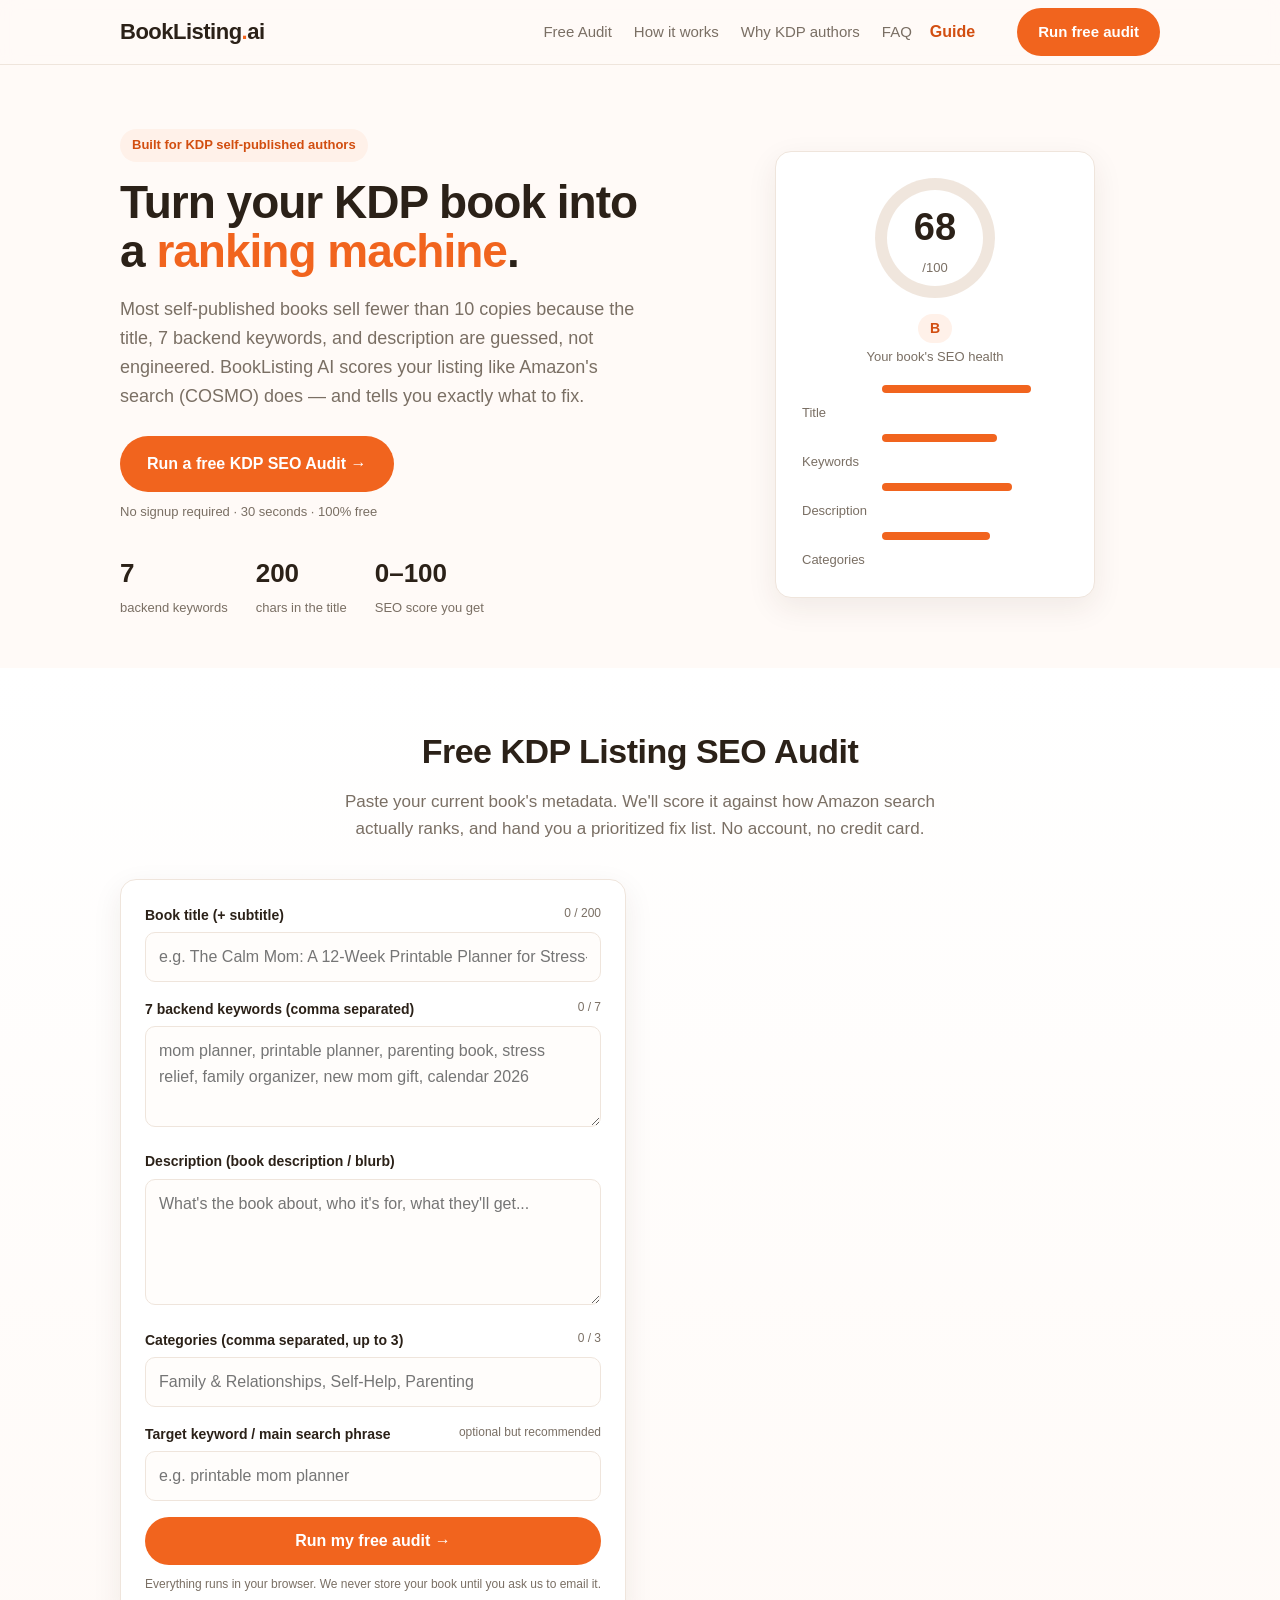
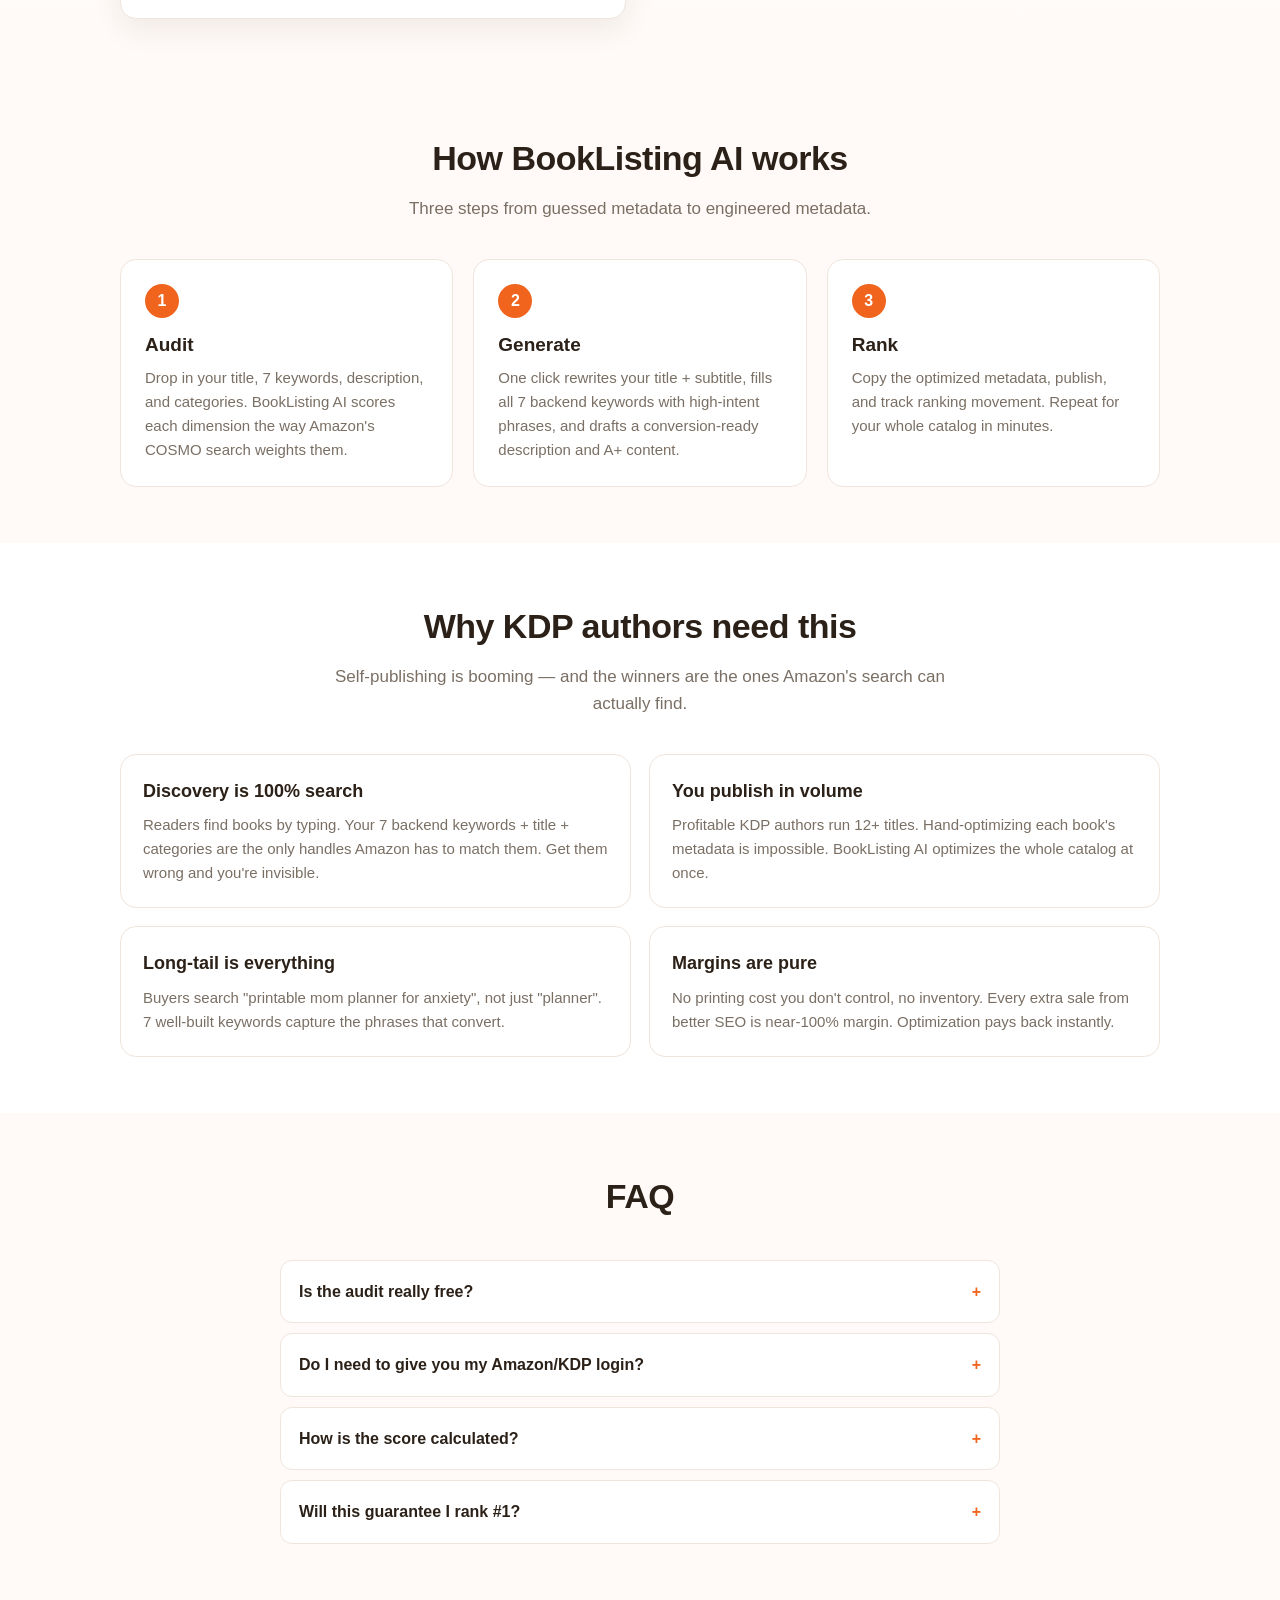
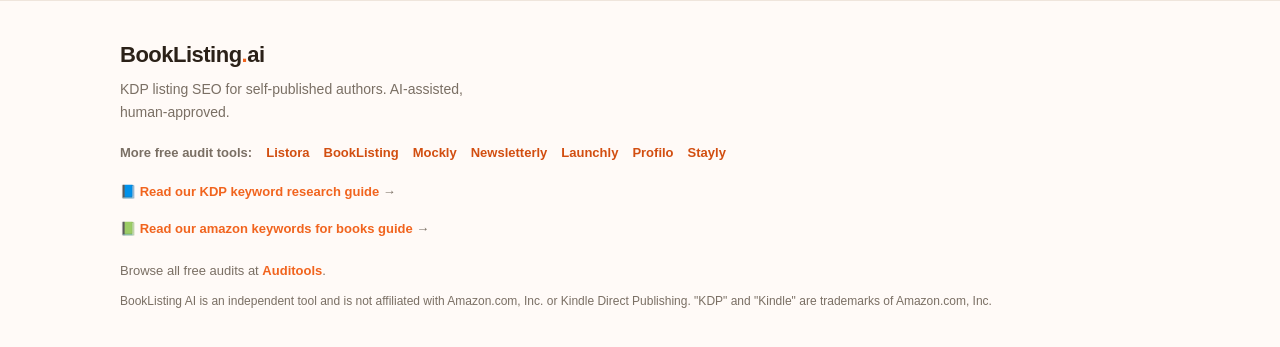
<file: index.html>
<!DOCTYPE html>
<html lang="en">
<head>
  <meta charset="UTF-8" />
  <meta name="viewport" content="width=device-width, initial-scale=1.0" />
  <title>BookListing AI — KDP Listing SEO, free audit + AI metadata (for self-published authors)</title>
  <meta name="description" content="BookListing AI helps KDP self-published authors rank higher. Run a free KDP Listing SEO Audit — get a 0–100 score and fix your title, 7 keywords, description, and categories in minutes." />
  <link rel="canonical" href="https://Viyozc.github.io/booklisting-ai/" />
  <meta property="og:type" content="website" />
  <meta property="og:title" content="BookListing AI — KDP Listing SEO, free audit + AI metadata (for self-published authors)" />
  <meta property="og:description" content="BookListing AI helps KDP self-published authors rank higher. Run a free KDP Listing SEO Audit — get a 0–100 score and fix your title, 7 keywords, description, and categories in minutes." />
  <meta property="og:url" content="https://Viyozc.github.io/booklisting-ai/" />
  <meta property="og:image" content="https://Viyozc.github.io/booklisting-ai/assets/og-image.png" />
  <meta property="og:image:width" content="1200" />
  <meta property="og:image:height" content="630" />
  <meta property="og:image:alt" content="BookListing AI — KDP Listing SEO, free audit + AI metadata" />
  <meta name="twitter:image" content="https://Viyozc.github.io/booklisting-ai/assets/og-image.png" />
  <meta name="twitter:image:alt" content="BookListing AI — KDP Listing SEO, free audit + AI metadata" />
  <meta name="twitter:card" content="summary_large_image" />
  <meta name="twitter:title" content="BookListing AI — KDP Listing SEO, free audit + AI metadata (for self-published authors)" />
  <meta name="twitter:description" content="BookListing AI helps KDP self-published authors rank higher. Run a free KDP Listing SEO Audit — get a 0–100 score and fix your title, 7 keywords, description, and categories in minutes." />

  <link rel="preconnect" href="https://fonts.googleapis.com" />
  <link rel="stylesheet" href="assets/style.css" />

  <script type="application/ld+json">
  {"@context": "https://schema.org", "@type": "SoftwareApplication", "name": "BookListing AI", "url": "https://Viyozc.github.io/booklisting-ai/", "applicationCategory": "BusinessApplication", "operatingSystem": "Web", "offers": {"@type": "Offer", "price": "0", "priceCurrency": "USD"}, "screenshot": "https://Viyozc.github.io/booklisting-ai/assets/og-image.png"}
  </script>

  <script type="application/ld+json">
  {"@context": "https://schema.org", "@type": "FAQPage", "mainEntity": [{"@type": "Question", "name": "Is the audit really free?", "acceptedAnswer": {"@type": "Answer", "text": "Yes. The on-page audit runs entirely in your browser and costs nothing. No account needed."}}, {"@type": "Question", "name": "Do I need to give you my Amazon/KDP login?", "acceptedAnswer": {"@type": "Answer", "text": "Never. You paste your book's metadata manually. BookListing AI never touches your KDP account."}}, {"@type": "Question", "name": "How is the score calculated?", "acceptedAnswer": {"@type": "Answer", "text": "We weight title length & keyword placement, all 7 backend keywords (favoring multi-word phrases), keyword coverage across title/keywords/description, description depth, and category selection — the same signals Amazon search rewards."}}, {"@type": "Question", "name": "Will this guarantee I rank #1?", "acceptedAnswer": {"@type": "Answer", "text": "No tool can. But fixing the fundamentals beats guessing, and most books leave easy points on the table. BookListing AI shows you exactly where."}}]}
  </script>
</head>
<body>
  <!-- ===== Nav ===== -->
  <header class="nav">
    <div class="container nav-inner">
      <a class="brand" href="#top">BookListing<span class="brand-dot">.</span>ai</a>
      <nav class="nav-links">
        <a href="#audit">Free Audit</a>
        <a href="#how">How it works</a>
        <a href="#why">Why KDP authors</a>
        <a href="#faq">FAQ</a>
      </nav>
      <a href="./blog/" style="color:var(--brand-dk);font-weight:600;margin-right:16px;align-self:center;">Guide</a>
      <a class="btn btn-primary nav-cta" href="#audit">Run free audit</a>
    </div>
  </header>

  <!-- ===== Hero ===== -->
  <section class="hero" id="top">
    <div class="container hero-inner">
      <div class="hero-copy">
        <span class="badge">Built for KDP self-published authors</span>
        <h1>Turn your KDP book into a <span class="hl">ranking machine</span>.</h1>
        <p class="lede">
          Most self-published books sell fewer than 10 copies because the title, 7 backend
          keywords, and description are guessed, not engineered. BookListing AI scores your
          listing like Amazon's search (COSMO) does — and tells you exactly what to fix.
        </p>
        <div class="hero-actions">
          <a class="btn btn-primary btn-lg" href="#audit">Run a free KDP SEO Audit →</a>
          <span class="hero-note">No signup required · 30 seconds · 100% free</span>
        </div>
        <div class="hero-stats">
          <div><strong>7</strong><span>backend keywords</span></div>
          <div><strong>200</strong><span>chars in the title</span></div>
          <div><strong>0–100</strong><span>SEO score you get</span></div>
        </div>
      </div>
      <div class="hero-visual" aria-hidden="true">
        <div class="score-card">
          <div class="score-ring"><span class="score-num" id="heroScore">—</span><span class="score-grad">/100</span></div>
          <div class="score-meta">
            <span class="grade" id="heroGrade">Grade</span>
            <span class="score-sub">Your book's SEO health</span>
          </div>
          <div class="mini-bars">
            <div class="mbar"><i style="width:80%"></i><span>Title</span></div>
            <div class="mbar"><i style="width:62%"></i><span>Keywords</span></div>
            <div class="mbar"><i style="width:70%"></i><span>Description</span></div>
            <div class="mbar"><i style="width:58%"></i><span>Categories</span></div>
          </div>
        </div>
      </div>
    </div>
  </section>

  <!-- ===== Audit Tool ===== -->
  <section class="audit" id="audit">
    <div class="container">
      <div class="section-head">
        <h2>Free KDP Listing SEO Audit</h2>
        <p>Paste your current book's metadata. We'll score it against how Amazon search actually ranks, and hand you a prioritized fix list. No account, no credit card.</p>
      </div>

      <div class="audit-grid">
        <!-- Input -->
        <form class="audit-form" id="auditForm" novalidate>
          <label class="field">
            <span>Book title (+ subtitle) <em id="titleCount">0 / 200</em></span>
            <input type="text" id="fTitle" maxlength="200" placeholder="e.g. The Calm Mom: A 12-Week Printable Planner for Stress-Free Parenting" />
          </label>

          <label class="field">
            <span>7 backend keywords (comma separated) <em id="tagCount">0 / 7</em></span>
            <textarea id="fTags" rows="3" placeholder="mom planner, printable planner, parenting book, stress relief, family organizer, new mom gift, calendar 2026"></textarea>
          </label>

          <label class="field">
            <span>Description (book description / blurb)</span>
            <textarea id="fDesc" rows="4" placeholder="What's the book about, who it's for, what they'll get..."></textarea>
          </label>

          <label class="field">
            <span>Categories (comma separated, up to 3) <em id="catCount">0 / 3</em></span>
            <input type="text" id="fCats" placeholder="Family & Relationships, Self-Help, Parenting" />
          </label>

          <label class="field">
            <span>Target keyword / main search phrase <em>optional but recommended</em></span>
            <input type="text" id="fKeyword" placeholder="e.g. printable mom planner" />
          </label>

          <button type="submit" class="btn btn-primary btn-lg btn-block">Run my free audit →</button>
          <p class="form-fine">Everything runs in your browser. We never store your book until you ask us to email it.</p>
        </form>

        <!-- Result -->
        <div class="audit-result" id="auditResult" hidden>
          <div class="result-top">
            <div class="score-ring lg">
              <span class="score-num" id="resScore">0</span>
              <span class="score-grad">/100</span>
            </div>
            <div>
              <span class="grade big" id="resGrade">—</span>
              <p class="result-sub" id="resSummary">—</p>
            </div>
          </div>

          <div class="bars" id="resBars"></div>

          <div class="tips">
            <h3>What to fix first</h3>
            <ul id="resTips"></ul>
          </div>

          <form class="email-capture" id="emailForm" action="https://formspree.io/f/meeyzkdp" method="POST">
            <label for="fEmail">Get the full report + weekly KDP SEO tips by email</label>
            <div class="email-row">
              <input type="email" id="fEmail" name="email" placeholder="you@email.com" required />
              <button type="submit" class="btn btn-primary">Email my report</button>
            </div>
            <p class="form-fine" id="emailNote">No spam. Unsubscribe anytime.</p>
          </form>
        </div>
      </div>
    </div>
  </section>

  <!-- ===== How it works ===== -->
  <section class="how" id="how">
    <div class="container">
      <div class="section-head">
        <h2>How BookListing AI works</h2>
        <p>Three steps from guessed metadata to engineered metadata.</p>
      </div>
      <div class="steps">
        <div class="step">
          <span class="step-num">1</span>
          <h3>Audit</h3>
          <p>Drop in your title, 7 keywords, description, and categories. BookListing AI scores each dimension the way Amazon's COSMO search weights them.</p>
        </div>
        <div class="step">
          <span class="step-num">2</span>
          <h3>Generate</h3>
          <p>One click rewrites your title + subtitle, fills all 7 backend keywords with high-intent phrases, and drafts a conversion-ready description and A+ content.</p>
        </div>
        <div class="step">
          <span class="step-num">3</span>
          <h3>Rank</h3>
          <p>Copy the optimized metadata, publish, and track ranking movement. Repeat for your whole catalog in minutes.</p>
        </div>
      </div>
    </div>
  </section>

  <!-- ===== Why KDP authors ===== -->
  <section class="why" id="why">
    <div class="container">
      <div class="section-head">
        <h2>Why KDP authors need this</h2>
        <p>Self-publishing is booming — and the winners are the ones Amazon's search can actually find.</p>
      </div>
      <div class="why-grid">
        <div class="why-card">
          <h3>Discovery is 100% search</h3>
          <p>Readers find books by typing. Your 7 backend keywords + title + categories are the only handles Amazon has to match them. Get them wrong and you're invisible.</p>
        </div>
        <div class="why-card">
          <h3>You publish in volume</h3>
          <p>Profitable KDP authors run 12+ titles. Hand-optimizing each book's metadata is impossible. BookListing AI optimizes the whole catalog at once.</p>
        </div>
        <div class="why-card">
          <h3>Long-tail is everything</h3>
          <p>Buyers search "printable mom planner for anxiety", not just "planner". 7 well-built keywords capture the phrases that convert.</p>
        </div>
        <div class="why-card">
          <h3>Margins are pure</h3>
          <p>No printing cost you don't control, no inventory. Every extra sale from better SEO is near-100% margin. Optimization pays back instantly.</p>
        </div>
      </div>
    </div>
  </section>

  <!-- ===== FAQ ===== -->
  <section class="faq" id="faq">
    <div class="container">
      <div class="section-head">
        <h2>FAQ</h2>
      </div>
      <div class="faq-list">
        <details>
          <summary>Is the audit really free?</summary>
          <p>Yes. The on-page audit runs entirely in your browser and costs nothing. No account needed.</p>
        </details>
        <details>
          <summary>Do I need to give you my Amazon/KDP login?</summary>
          <p>Never. You paste your book's metadata manually. BookListing AI never touches your KDP account.</p>
        </details>
        <details>
          <summary>How is the score calculated?</summary>
          <p>We weight title length & keyword placement, all 7 backend keywords (favoring multi-word phrases), keyword coverage across title/keywords/description, description depth, and category selection — the same signals Amazon search rewards.</p>
        </details>
        <details>
          <summary>Will this guarantee I rank #1?</summary>
          <p>No tool can. But fixing the fundamentals beats guessing, and most books leave easy points on the table. BookListing AI shows you exactly where.</p>
        </details>
      </div>
    </div>
  </section>

  <!-- ===== Footer ===== -->
  <footer class="footer">
    <div class="container footer-inner">
      <div>
        <a class="brand" href="#top">BookListing<span class="brand-dot">.</span>ai</a>
        <p class="footer-sub">KDP listing SEO for self-published authors. AI-assisted, human-approved.</p>
      </div>
            <div style="display:flex;flex-wrap:wrap;gap:14px;align-items:center;font-size:13px;margin-top:10px;">
        <span style="color:var(--muted);font-weight:600;">More free audit tools:</span>
<a href="https://Viyozc.github.io/listora/" style="color:var(--brand-dk);font-weight:600;">Listora</a><a href="https://Viyozc.github.io/booklisting-ai/" style="color:var(--brand-dk);font-weight:600;">BookListing</a><a href="https://Viyozc.github.io/mockly-ai/" style="color:var(--brand-dk);font-weight:600;">Mockly</a><a href="https://Viyozc.github.io/newsletterly-ai/" style="color:var(--brand-dk);font-weight:600;">Newsletterly</a><a href="https://Viyozc.github.io/launchly-ai/" style="color:var(--brand-dk);font-weight:600;">Launchly</a> <a href="https://Viyozc.github.io/profilo-ai/" style="color:var(--brand-dk);font-weight:600;">Profilo</a> <a href="https://Viyozc.github.io/stayly-ai/" style="color:var(--brand-dk);font-weight:600;">Stayly</a>
      </div>
            <p style="color:var(--muted);font-size:13px;margin-top:8px;">📘 <a href="./blog/" style="color:var(--brand);font-weight:600;">Read our KDP keyword research guide</a> →</p>
      <p style="color:var(--muted);font-size:13px;margin-top:6px;">📗 <a href="./blog/amazon-keywords-books/" style="color:var(--brand);font-weight:600;">Read our amazon keywords for books guide</a> →</p>
      <p style="color:var(--muted);font-size:13px;margin-top:12px;">Browse all free audits at <a href="https://Viyozc.github.io/auditools/" style="color:var(--brand);font-weight:600;">Auditools</a>.</p>

      <p class="footer-fine">BookListing AI is an independent tool and is not affiliated with Amazon.com, Inc. or Kindle Direct Publishing. "KDP" and "Kindle" are trademarks of Amazon.com, Inc.</p>
    </div>
  </footer>

  <script src="assets/audit.js"></script>
</body>
</html>
</file>
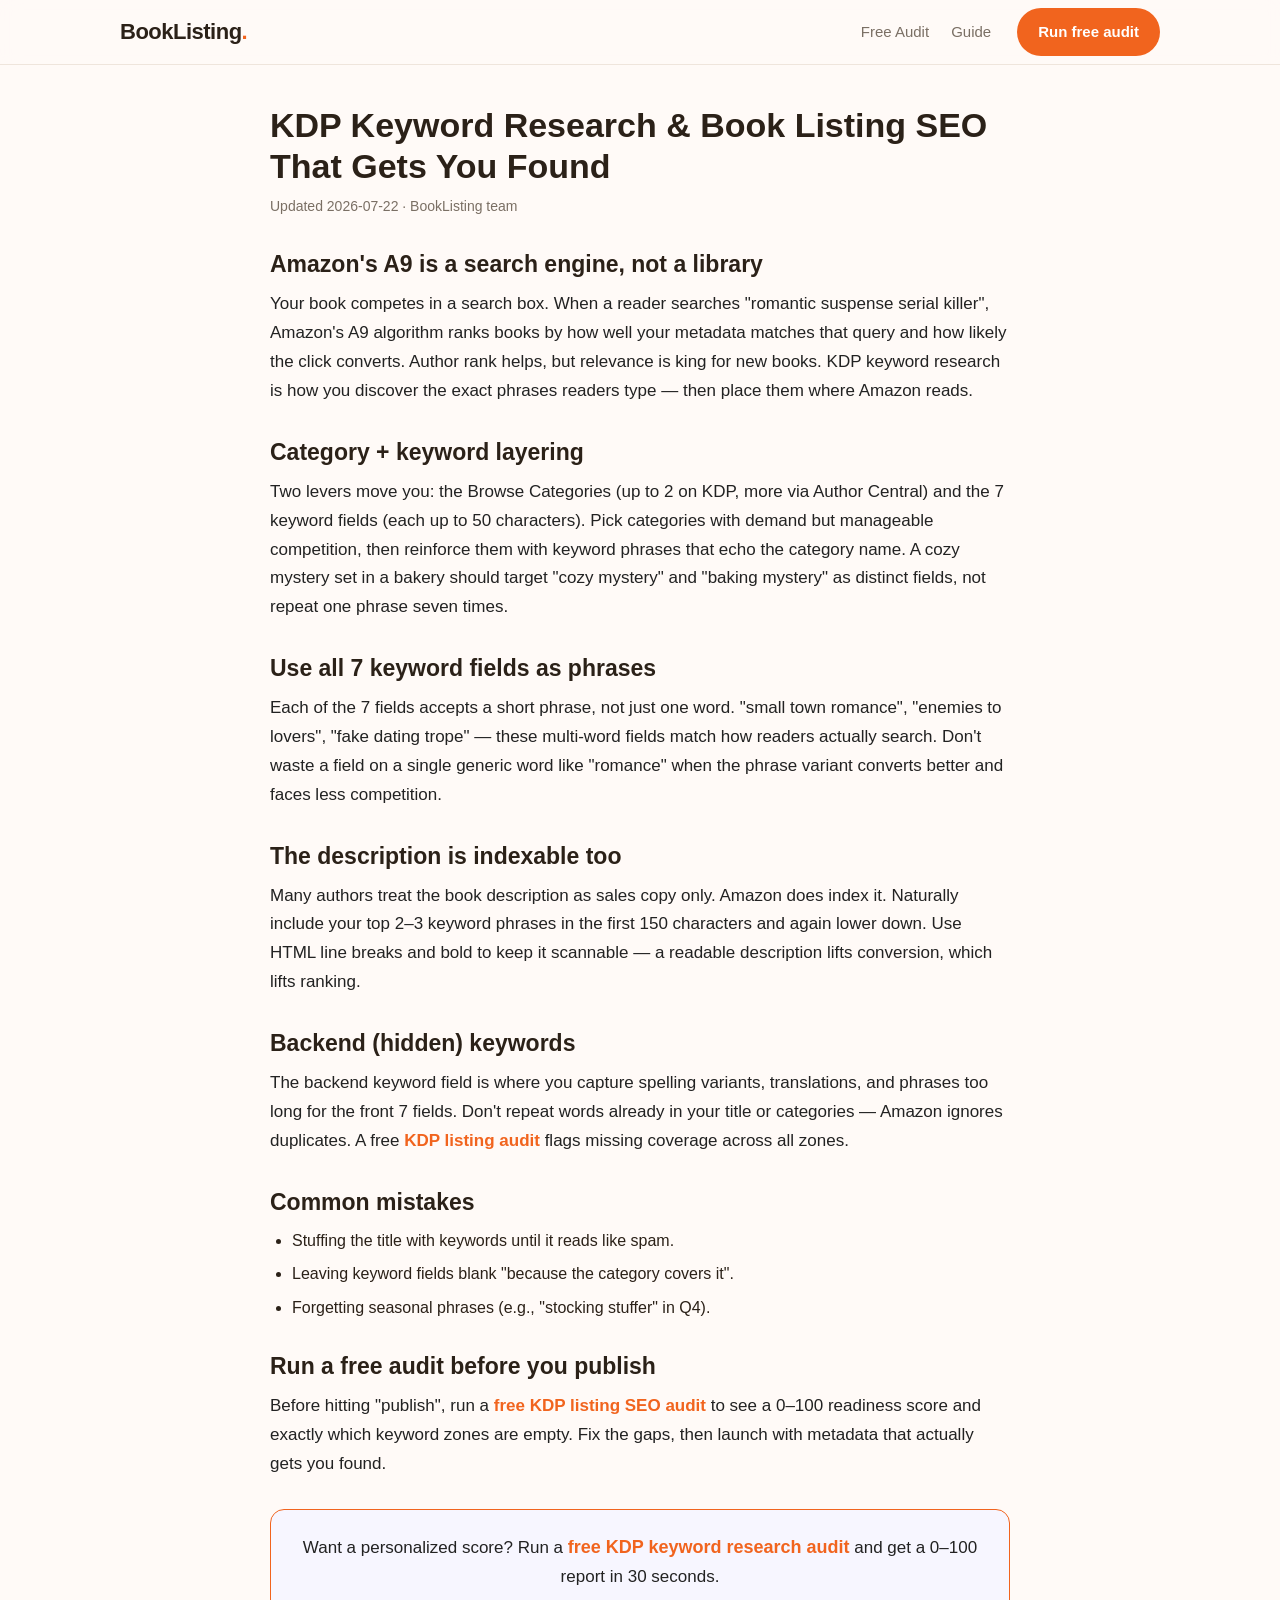
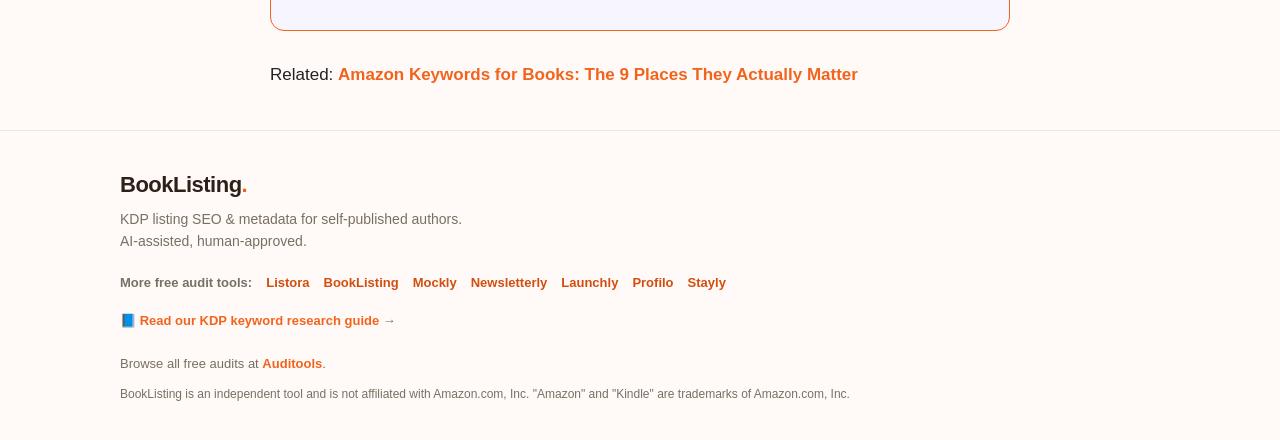
<file: blog/index.html>
<!DOCTYPE html>
<html lang="en">
<head>
  <meta charset="UTF-8" />
  <meta name="viewport" content="width=device-width, initial-scale=1.0" />
  <title>KDP Keyword Research & Book Listing SEO That Gets You Found</title>
  <meta name="description" content="A practical KDP keyword research guide for self-published authors — category layering, the 7 keyword fields, backend keywords, and description SEO that improve discoverability." />
  <link rel="canonical" href="https://Viyozc.github.io/booklisting-ai/blog/" />
  <meta property="og:type" content="article" />
  <meta property="og:title" content="KDP Keyword Research & Book Listing SEO That Gets You Found" />
  <meta property="og:description" content="A practical KDP keyword research guide for self-published authors — category layering, the 7 keyword fields, backend keywords, and description SEO that improve discoverability." />
  <meta property="og:url" content="https://Viyozc.github.io/booklisting-ai/blog/" />
  <meta property="og:image" content="https://Viyozc.github.io/booklisting-ai/assets/og-image.png" />
  <meta name="twitter:card" content="summary_large_image" />
  <meta name="twitter:title" content="KDP Keyword Research & Book Listing SEO That Gets You Found" />
  <meta name="twitter:description" content="A practical KDP keyword research guide for self-published authors — category layering, the 7 keyword fields, backend keywords, and description SEO that improve discoverability." />
  <meta name="twitter:image" content="https://Viyozc.github.io/booklisting-ai/assets/og-image.png" />
  <link rel="stylesheet" href="../assets/style.css" />
  <script type="application/ld+json">
  {"@context": "https://schema.org", "@type": "Article", "headline": "KDP Keyword Research & Book Listing SEO That Gets You Found", "description": "A practical KDP keyword research guide for self-published authors \u2014 category layering, the 7 keyword fields, backend keywords, and description SEO that improve discoverability.", "author": {"@type": "Organization", "name": "BookListing"}, "publisher": {"@type": "Organization", "name": "BookListing"}, "mainEntityOfPage": "https://Viyozc.github.io/booklisting-ai/blog/", "datePublished": "2026-07-22"}
  </script>
  <style>
    .article {max-width:780px;margin:40px auto;padding:0 20px;}
    .article h1 {font-size:34px;line-height:1.2;margin:0 0 8px;}
    .article .meta {color:var(--muted);font-size:14px;margin-bottom:26px;}
    .article h2 {font-size:23px;margin:32px 0 10px;line-height:1.3;}
    .article p {font-size:17px;line-height:1.7;color:#222;margin:0 0 16px;}
    .article ul {margin:0 0 16px;padding-left:22px;}
    .article li {font-size:16px;line-height:1.6;margin-bottom:8px;}
    .article a {color:var(--brand);font-weight:600;}
    .article .cta-box {background:#f7f6ff;border:1px solid var(--brand);border-radius:14px;padding:22px;margin:30px 0;text-align:center;}
    .article .cta-box a {font-size:18px;}
  </style>
</head>
<body>
  <header class="nav">
    <div class="container nav-inner">
      <a class="brand" href="../">BookListing<span class="brand-dot">.</span></a>
      <nav class="nav-links">
        <a href="../#audit">Free Audit</a>
        <a href="./">Guide</a>
      </nav>
      <a class="btn btn-primary nav-cta" href="../#audit">Run free audit</a>
    </div>
  </header>
  <article class="container article">
    <h1>KDP Keyword Research & Book Listing SEO That Gets You Found</h1>
    <p class="meta">Updated 2026-07-22 · BookListing team</p>
    
<h2>Amazon's A9 is a search engine, not a library</h2>
<p>Your book competes in a search box. When a reader searches "romantic suspense serial killer", Amazon's A9 algorithm ranks books by how well your metadata matches that query and how likely the click converts. Author rank helps, but relevance is king for new books. KDP keyword research is how you discover the exact phrases readers type — then place them where Amazon reads.</p>

<h2>Category + keyword layering</h2>
<p>Two levers move you: the Browse Categories (up to 2 on KDP, more via Author Central) and the 7 keyword fields (each up to 50 characters). Pick categories with demand but manageable competition, then reinforce them with keyword phrases that echo the category name. A cozy mystery set in a bakery should target "cozy mystery" <em>and</em> "baking mystery" as distinct fields, not repeat one phrase seven times.</p>

<h2>Use all 7 keyword fields as phrases</h2>
<p>Each of the 7 fields accepts a short phrase, not just one word. "small town romance", "enemies to lovers", "fake dating trope" — these multi-word fields match how readers actually search. Don't waste a field on a single generic word like "romance" when the phrase variant converts better and faces less competition.</p>

<h2>The description is indexable too</h2>
<p>Many authors treat the book description as sales copy only. Amazon does index it. Naturally include your top 2–3 keyword phrases in the first 150 characters and again lower down. Use HTML line breaks and bold to keep it scannable — a readable description lifts conversion, which lifts ranking.</p>

<h2>Backend (hidden) keywords</h2>
<p>The backend keyword field is where you capture spelling variants, translations, and phrases too long for the front 7 fields. Don't repeat words already in your title or categories — Amazon ignores duplicates. A free <a href="../#audit">KDP listing audit</a> flags missing coverage across all zones.</p>

<h2>Common mistakes</h2>
<ul>
<li>Stuffing the title with keywords until it reads like spam.</li>
<li>Leaving keyword fields blank "because the category covers it".</li>
<li>Forgetting seasonal phrases (e.g., "stocking stuffer" in Q4).</li>
</ul>

<h2>Run a free audit before you publish</h2>
<p>Before hitting "publish", run a <a href="../#audit">free KDP listing SEO audit</a> to see a 0–100 readiness score and exactly which keyword zones are empty. Fix the gaps, then launch with metadata that actually gets you found.</p>

    <div class="cta-box">
      <p>Want a personalized score? Run a <a href="../#audit">free KDP keyword research audit</a> and get a 0–100 report in 30 seconds.</p>
    </div>
  <p class="related">Related: <a href="./amazon-keywords-books/">Amazon Keywords for Books: The 9 Places They Actually Matter</a></p>
  </article>
  <footer class="footer">
    <div class="container footer-inner">
      <div>
        <a class="brand" href="../">BookListing<span class="brand-dot">.</span></a>
        <p class="footer-sub">KDP listing SEO & metadata for self-published authors. AI-assisted, human-approved.</p>
      </div>
      <div style="display:flex;flex-wrap:wrap;gap:14px;align-items:center;font-size:13px;margin-top:10px;"><span style="color:var(--muted);font-weight:600;">More free audit tools:</span><a href="https://Viyozc.github.io/listora/" style="color:var(--brand-dk);font-weight:600;">Listora</a><a href="https://Viyozc.github.io/booklisting-ai/" style="color:var(--brand-dk);font-weight:600;">BookListing</a><a href="https://Viyozc.github.io/mockly-ai/" style="color:var(--brand-dk);font-weight:600;">Mockly</a><a href="https://Viyozc.github.io/newsletterly-ai/" style="color:var(--brand-dk);font-weight:600;">Newsletterly</a><a href="https://Viyozc.github.io/launchly-ai/" style="color:var(--brand-dk);font-weight:600;">Launchly</a><a href="https://Viyozc.github.io/profilo-ai/" style="color:var(--brand-dk);font-weight:600;">Profilo</a><a href="https://Viyozc.github.io/stayly-ai/" style="color:var(--brand-dk);font-weight:600;">Stayly</a></div>
      <p style="color:var(--muted);font-size:13px;margin-top:8px;">📘 <a href="./" style="color:var(--brand);font-weight:600;">Read our KDP keyword research guide</a> →</p>
      <p style="color:var(--muted);font-size:13px;margin-top:12px;">Browse all free audits at <a href="https://Viyozc.github.io/auditools/" style="color:var(--brand);font-weight:600;">Auditools</a>.</p>
      <p class="footer-fine">BookListing is an independent tool and is not affiliated with Amazon.com, Inc. "Amazon" and "Kindle" are trademarks of Amazon.com, Inc.</p>
    </div>
  </footer>
</body>
</html>
</file>
<file: assets/style.css>
:root {
  --bg: #fffaf7;
  --ink: #2b2118;
  --muted: #7a6f64;
  --line: #efe5dc;
  --brand: #f1641e;
  --brand-dk: #d24e10;
  --brand-soft: #fff1e9;
  --good: #2f9e6b;
  --warn: #e0a106;
  --bad: #d9534f;
  --card: #ffffff;
  --shadow: 0 10px 30px rgba(60, 40, 20, 0.08);
  --radius: 16px;
  --maxw: 1080px;
}

* { box-sizing: border-box; margin: 0; padding: 0; }
html { scroll-behavior: smooth; }
body {
  font-family: -apple-system, BlinkMacSystemFont, "Segoe UI", Roboto, "Helvetica Neue", Arial, sans-serif;
  background: var(--bg);
  color: var(--ink);
  line-height: 1.6;
  -webkit-font-smoothing: antialiased;
}
.container { width: 100%; max-width: var(--maxw); margin: 0 auto; padding: 0 20px; }
a { color: inherit; text-decoration: none; }
em { font-style: normal; }

/* Buttons */
.btn {
  display: inline-block;
  font-weight: 600;
  border-radius: 999px;
  padding: 11px 20px;
  cursor: pointer;
  border: 1px solid transparent;
  font-size: 15px;
  transition: transform .08s ease, background .2s ease, box-shadow .2s ease;
}
.btn:active { transform: translateY(1px); }
.btn-primary { background: var(--brand); color: #fff; }
.btn-primary:hover { background: var(--brand-dk); box-shadow: 0 6px 18px rgba(241,100,30,.35); }
.btn-lg { padding: 14px 26px; font-size: 16px; }
.btn-block { width: 100%; text-align: center; }

/* Nav */
.nav {
  position: sticky; top: 0; z-index: 50;
  background: rgba(255,250,247,.85);
  backdrop-filter: blur(10px);
  border-bottom: 1px solid var(--line);
}
.nav-inner { display: flex; align-items: center; gap: 18px; height: 64px; }
.brand { font-weight: 800; font-size: 22px; letter-spacing: -.5px; }
.brand-dot { color: var(--brand); }
.nav-links { display: flex; gap: 22px; margin-left: auto; font-size: 15px; color: var(--muted); }
.nav-links a:hover { color: var(--ink); }
.nav-cta { margin-left: 8px; }

/* Hero */
.hero { padding: 64px 0 48px; }
.hero-inner { display: grid; grid-template-columns: 1.1fr .9fr; gap: 40px; align-items: center; }
.badge {
  display: inline-block; background: var(--brand-soft); color: var(--brand-dk);
  font-size: 13px; font-weight: 600; padding: 6px 12px; border-radius: 999px; margin-bottom: 16px;
}
.hero h1 { font-size: 46px; line-height: 1.08; letter-spacing: -1px; font-weight: 800; }
.hl { color: var(--brand); }
.lede { color: var(--muted); font-size: 18px; margin: 18px 0 26px; max-width: 520px; }
.hero-actions { display: flex; flex-direction: column; gap: 10px; align-items: flex-start; }
.hero-note { font-size: 13px; color: var(--muted); }
.hero-stats { display: flex; gap: 28px; margin-top: 30px; }
.hero-stats strong { display: block; font-size: 26px; color: var(--ink); }
.hero-stats span { font-size: 13px; color: var(--muted); }

/* Hero visual / score card */
.hero-visual { display: flex; justify-content: center; }
.score-card {
  background: var(--card); border: 1px solid var(--line); border-radius: var(--radius);
  box-shadow: var(--shadow); padding: 26px; width: 320px;
}
.score-ring {
  width: 120px; height: 120px; border-radius: 50%;
  background: conic-gradient(var(--brand) 0deg, #f0e6dd 0deg);
  display: flex; align-items: center; justify-content: center; flex-direction: column;
  margin: 0 auto 16px; position: relative;
}
.score-ring::after {
  content: ""; position: absolute; inset: 12px; background: var(--card); border-radius: 50%;
}
.score-ring.lg { width: 150px; height: 150px; }
.score-num { position: relative; z-index: 1; font-size: 38px; font-weight: 800; }
.score-ring.lg .score-num { font-size: 46px; }
.score-grad { position: relative; z-index: 1; font-size: 13px; color: var(--muted); }
.score-meta { text-align: center; margin-bottom: 18px; }
.grade {
  display: inline-block; background: var(--brand-soft); color: var(--brand-dk);
  font-weight: 700; padding: 3px 12px; border-radius: 999px; font-size: 14px;
}
.grade.big { font-size: 18px; padding: 5px 16px; }
.score-sub { display: block; font-size: 13px; color: var(--muted); margin-top: 4px; }
.mini-bars { display: flex; flex-direction: column; gap: 10px; }
.mbar { display: grid; grid-template-columns: 70px 1fr; align-items: center; gap: 10px; font-size: 13px; color: var(--muted); }
.mbar i { display: block; height: 8px; background: var(--brand); border-radius: 999px; }
.mbar i { grid-column: 2; }
.mbar span { grid-column: 1; }

/* Section heads */
.section-head { text-align: center; max-width: 640px; margin: 0 auto 36px; }
.section-head h2 { font-size: 34px; letter-spacing: -.5px; font-weight: 800; }
.section-head p { color: var(--muted); margin-top: 10px; font-size: 17px; }

/* Audit */
.audit { padding: 56px 0; background: linear-gradient(180deg, #fff 0%, var(--bg) 100%); }
.audit-grid { display: grid; grid-template-columns: 1fr 1fr; gap: 28px; align-items: start; }
.audit-form, .audit-result {
  background: var(--card); border: 1px solid var(--line); border-radius: var(--radius);
  box-shadow: var(--shadow); padding: 24px;
}
.field { display: block; margin-bottom: 16px; }
.field > span { display: flex; justify-content: space-between; font-size: 14px; font-weight: 600; margin-bottom: 6px; }
.field em { color: var(--muted); font-weight: 500; font-size: 12px; }
.field input, .field textarea {
  width: 100%; border: 1px solid var(--line); border-radius: 10px; padding: 11px 13px;
  font: inherit; color: var(--ink); background: #fffdfb; resize: vertical;
}
.field input:focus, .field textarea:focus { outline: none; border-color: var(--brand); box-shadow: 0 0 0 3px var(--brand-soft); }
.form-fine { font-size: 12px; color: var(--muted); text-align: center; margin-top: 10px; }

/* Result */
.result-top { display: flex; gap: 20px; align-items: center; margin-bottom: 22px; }
.result-sub { font-size: 14px; color: var(--muted); margin-top: 6px; max-width: 240px; }
.bars { display: flex; flex-direction: column; gap: 12px; margin-bottom: 22px; }
.bar-row { display: grid; grid-template-columns: 110px 1fr 38px; align-items: center; gap: 10px; font-size: 13px; }
.bar-track { height: 9px; background: #f0e6dd; border-radius: 999px; overflow: hidden; }
.bar-fill { height: 100%; border-radius: 999px; background: var(--brand); transition: width .5s ease; }
.bar-val { text-align: right; color: var(--muted); font-weight: 600; }
.tips h3 { font-size: 16px; margin-bottom: 10px; }
.tips ul { list-style: none; display: flex; flex-direction: column; gap: 8px; }
.tips li { background: var(--brand-soft); border-radius: 10px; padding: 10px 12px; font-size: 14px; position: relative; padding-left: 34px; }
.tips li::before { content: "→"; position: absolute; left: 12px; color: var(--brand-dk); font-weight: 800; }
.tips li.ok { background: #e9f7f0; }
.tips li.ok::before { content: "✓"; color: var(--good); }

.email-capture { border-top: 1px solid var(--line); padding-top: 18px; margin-top: 4px; }
.email-capture label { display: block; font-size: 14px; font-weight: 600; margin-bottom: 8px; }
.email-row { display: flex; gap: 8px; }
.email-row input { flex: 1; border: 1px solid var(--line); border-radius: 10px; padding: 11px 13px; font: inherit; }
.email-row input:focus { outline: none; border-color: var(--brand); box-shadow: 0 0 0 3px var(--brand-soft); }

/* How */
.how { padding: 56px 0; }
.steps { display: grid; grid-template-columns: repeat(3, 1fr); gap: 20px; }
.step { background: var(--card); border: 1px solid var(--line); border-radius: var(--radius); padding: 24px; }
.step-num { display: inline-flex; width: 34px; height: 34px; align-items: center; justify-content: center; background: var(--brand); color: #fff; border-radius: 50%; font-weight: 800; margin-bottom: 12px; }
.step h3 { font-size: 19px; margin-bottom: 6px; }
.step p { color: var(--muted); font-size: 15px; }

/* Why */
.why { padding: 56px 0; background: #fff; }
.why-grid { display: grid; grid-template-columns: 1fr 1fr; gap: 18px; }
.why-card { border: 1px solid var(--line); border-radius: var(--radius); padding: 22px; }
.why-card h3 { font-size: 18px; margin-bottom: 8px; }
.why-card p { color: var(--muted); font-size: 15px; }

/* FAQ */
.faq { padding: 56px 0; }
.faq-list { max-width: 720px; margin: 0 auto; display: flex; flex-direction: column; gap: 10px; }
.faq details { background: var(--card); border: 1px solid var(--line); border-radius: 12px; padding: 4px 18px; }
.faq summary { cursor: pointer; font-weight: 600; padding: 14px 0; list-style: none; }
.faq summary::-webkit-details-marker { display: none; }
.faq summary::after { content: "+"; float: right; color: var(--brand); font-weight: 800; }
.faq details[open] summary::after { content: "−"; }
.faq details p { color: var(--muted); padding: 0 0 14px; font-size: 15px; }

/* Footer */
.footer { border-top: 1px solid var(--line); padding: 36px 0; background: var(--bg); }
.footer-inner { display: flex; flex-direction: column; gap: 10px; }
.footer-sub { color: var(--muted); font-size: 14px; margin-top: 6px; max-width: 360px; }
.footer-fine { font-size: 12px; color: var(--muted); }

/* Responsive */
@media (max-width: 860px) {
  .hero-inner, .audit-grid, .why-grid { grid-template-columns: 1fr; }
  .hero-visual { order: -1; }
  .steps { grid-template-columns: 1fr; }
  .nav-links { display: none; }
  .hero h1 { font-size: 36px; }
}
</file>
